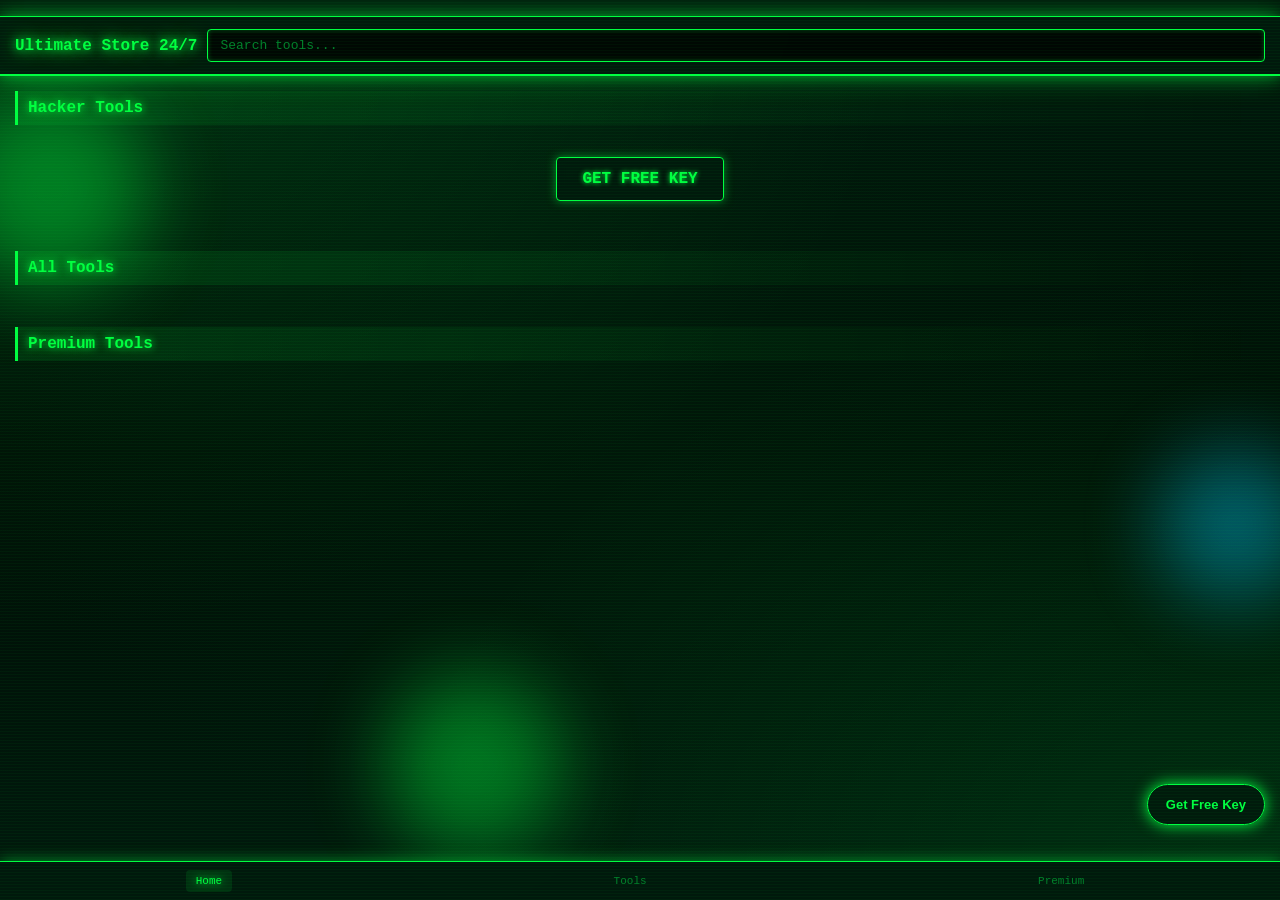
<file: src/index.html>
<!DOCTYPE html>
<html lang="en">
<head>
<meta charset="UTF-8">
<meta name="viewport" content="width=device-width, initial-scale=1.0">
<title>Ultimate Store 24/7</title>
<meta name="monetag" content="8c65e44f884bece35ed56f60d7323722">
<script src="https://quge5.com/88/tag.min.js" data-zone="294019" async data-cfasync="false"></script>
<link rel="stylesheet" href="css/style.css">
</head>
<body>
<div class="floating-orb orb1"></div>
<div class="floating-orb orb2"></div>
<div class="floating-orb orb3"></div>
<div class="matrix-rain" id="matrixRain"></div>
<div id="adsBar" class="ads-bar"></div>
<header class="topbar">
<a href="/" class="logo">Ultimate Store 24/7</a>
<input type="text" id="search" placeholder="Search tools...">
</header>
<nav class="bottom-nav">
<a href="#home" class="active">Home</a>
<a href="#tools">Tools</a>
<a href="#premium">Premium</a>
</nav>
<main>
<section id="home" class="section">
<h2 class="title">Hacker Tools</h2>
<div class="grid" id="toolsList"></div>
<div style="text-align:center;margin:20px 0;">
<a href="get-key.html" class="btn-primary" style="text-decoration:none;display:inline-block;">Get Free Key</a>
</div>
</section>
<section id="tools" class="section">
<h2 class="title">All Tools</h2>
<div class="grid" id="allToolsList"></div>
</section>
<section id="premium" class="section">
<h2 class="title">Premium Tools</h2>
<div class="grid" id="premiumList"></div>
</section>
</main>
<button class="get-key-fab" onclick="window.location='get-key.html'">Get Free Key</button>
<script src="js/main.js"></script>
</body>
</html>
</file>
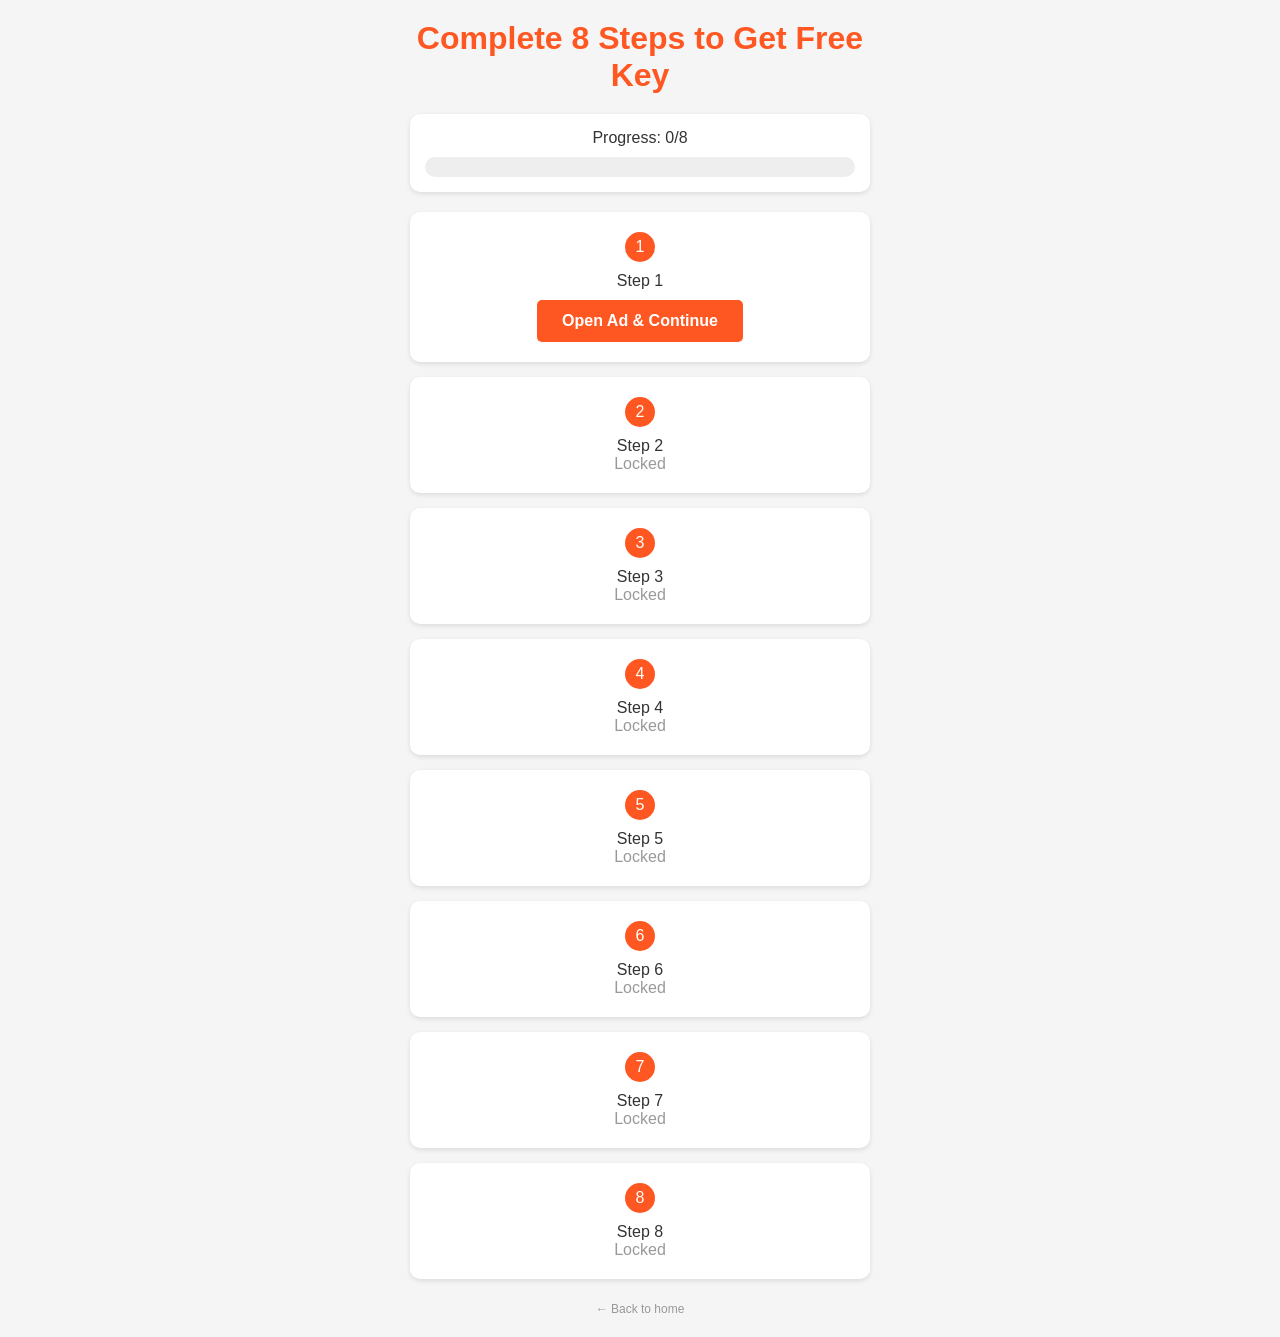
<file: src/8ad.html>
<!DOCTYPE html>
<html lang="en">
<head>
<meta charset="UTF-8">
<meta name="viewport" content="width=device-width, initial-scale=1.0">
<title>8 Ad Steps - Get Free Key</title>
<meta name="monetag" content="8c65e44f884bece35ed56f60d7323722">
<script src="https://quge5.com/88/tag.min.js" data-zone="294019" async data-cfasync="false"></script>
<style>
* { margin: 0; padding: 0; box-sizing: border-box; }
body { font-family: Arial, sans-serif; background: #f5f5f5; color: #333; padding: 20px; max-width: 500px; margin: 0 auto; }
h1 { color: #ff5722; text-align: center; margin-bottom: 20px; }
.progress { background: #fff; border-radius: 10px; padding: 15px; margin-bottom: 20px; text-align: center; box-shadow: 0 2px 5px rgba(0,0,0,0.1); }
.progress-bar { background: #eee; height: 20px; border-radius: 10px; overflow: hidden; margin-top: 10px; }
.progress-fill { background: linear-gradient(90deg, #4caf50, #8bc34a); height: 100%; width: 0%; transition: width 0.3s; }
.step { background: #fff; border-radius: 10px; padding: 20px; margin-bottom: 15px; text-align: center; box-shadow: 0 2px 5px rgba(0,0,0,0.1); }
.step.completed { background: #e8f5e9; border: 2px solid #4caf50; }
.step-num { display: inline-block; width: 30px; height: 30px; line-height: 30px; background: #ff5722; color: #fff; border-radius: 50%; margin-bottom: 10px; }
.step.completed .step-num { background: #4caf50; }
.btn { display: inline-block; padding: 12px 25px; background: #ff5722; color: #fff; text-decoration: none; border-radius: 5px; font-weight: bold; margin-top: 10px; }
.btn:disabled { background: #ccc; }
.btn-completed { background: #4caf50; }
.footer { text-align: center; margin-top: 20px; }
.footer a { color: #999; text-decoration: none; font-size: 12px; }
</style>
</head>
<body>
<h1>Complete 8 Steps to Get Free Key</h1>
<div class="progress">
<div>Progress: <span id="progressText">0/8</span></div>
<div class="progress-bar"><div class="progress-fill" id="progressFill"></div></div>
</div>
<div id="stepsContainer"></div>
<div class="footer"><a href="/">← Back to home</a></div>

<script>
const AD_LINKS = [
  "https://uplcm.com/4/11303948",
  "https://uplcm.com/4/10123298",
  "https://uplcm.com/4/11303948",
  "https://uplcm.com/4/10123298",
  "https://uplcm.com/4/11303948",
  "https://uplcm.com/4/10123298",
  "https://uplcm.com/4/11303948",
  "https://uplcm.com/4/10123298"
];

const params = new URLSearchParams(window.location.search);
const deviceId = params.get('device') || '';
let currentStep = parseInt(localStorage.getItem('adStep') || '0');

const container = document.getElementById('stepsContainer');
const progressFill = document.getElementById('progressFill');
const progressText = document.getElementById('progressText');

function render() {
  container.innerHTML = '';
  for (let i = 0; i < 8; i++) {
    const completed = i < currentStep;
    const isCurrent = i === currentStep;
    const div = document.createElement('div');
    div.className = 'step' + (completed ? ' completed' : '');
    div.innerHTML = `
      <div class="step-num">${i + 1}</div>
      <div>Step ${i + 1}</div>
      ${completed ? '<div>✓ Completed</div>' : isCurrent ? `<a href="${AD_LINKS[i]}" target="_blank" onclick="completeStep(${i})" class="btn">Open Ad & Continue</a>` : '<div style="color:#999;">Locked</div>'}
    `;
    container.appendChild(div);
  }
  progressFill.style.width = (currentStep / 8 * 100) + '%';
  progressText.innerText = currentStep + '/8';
  if (currentStep >= 8) getKey();
}

function completeStep(step) {
  setTimeout(() => {
    currentStep = step + 1;
    localStorage.setItem('adStep', currentStep);
    render();
  }, 3000);
}

async function getKey() {
  if (!deviceId) {
    container.innerHTML = '<div class="step"><h2>Error</h2><p>No device ID. Open this page from your mod menu.</p></div>';
    return;
  }
  try {
    const res = await fetch('https://ultimate-api.kawunlere.workers.dev/api/generate-key', {
      method: 'POST',
      headers: { 'Content-Type': 'application/json' },
      body: JSON.stringify({ deviceId: deviceId, type: 'free' })
    });
    const data = await res.json();
    if (data.success) {
      container.innerHTML = `
        <div class="step completed">
          <h2 style="color:#4caf50;">🎉 Your Free Key</h2>
          <div style="font-size:20px;font-weight:bold;color:#ff5722;font-family:monospace;padding:15px;background:#fff;border-radius:5px;word-break:break-all;margin:10px 0;">${data.key}</div>
          <p>Valid: 2 days</p>
          <p style="color:#999;font-size:12px;">Copy this key and paste in your mod menu</p>
        </div>
      `;
    } else {
      container.innerHTML = '<div class="step"><h2>Error</h2><p>' + data.message + '</p></div>';
    }
  } catch (e) {
    container.innerHTML = '<div class="step"><h2>Error</h2><p>Network error</p></div>';
  }
}

render();
</script>
</body>
</html>
</file>
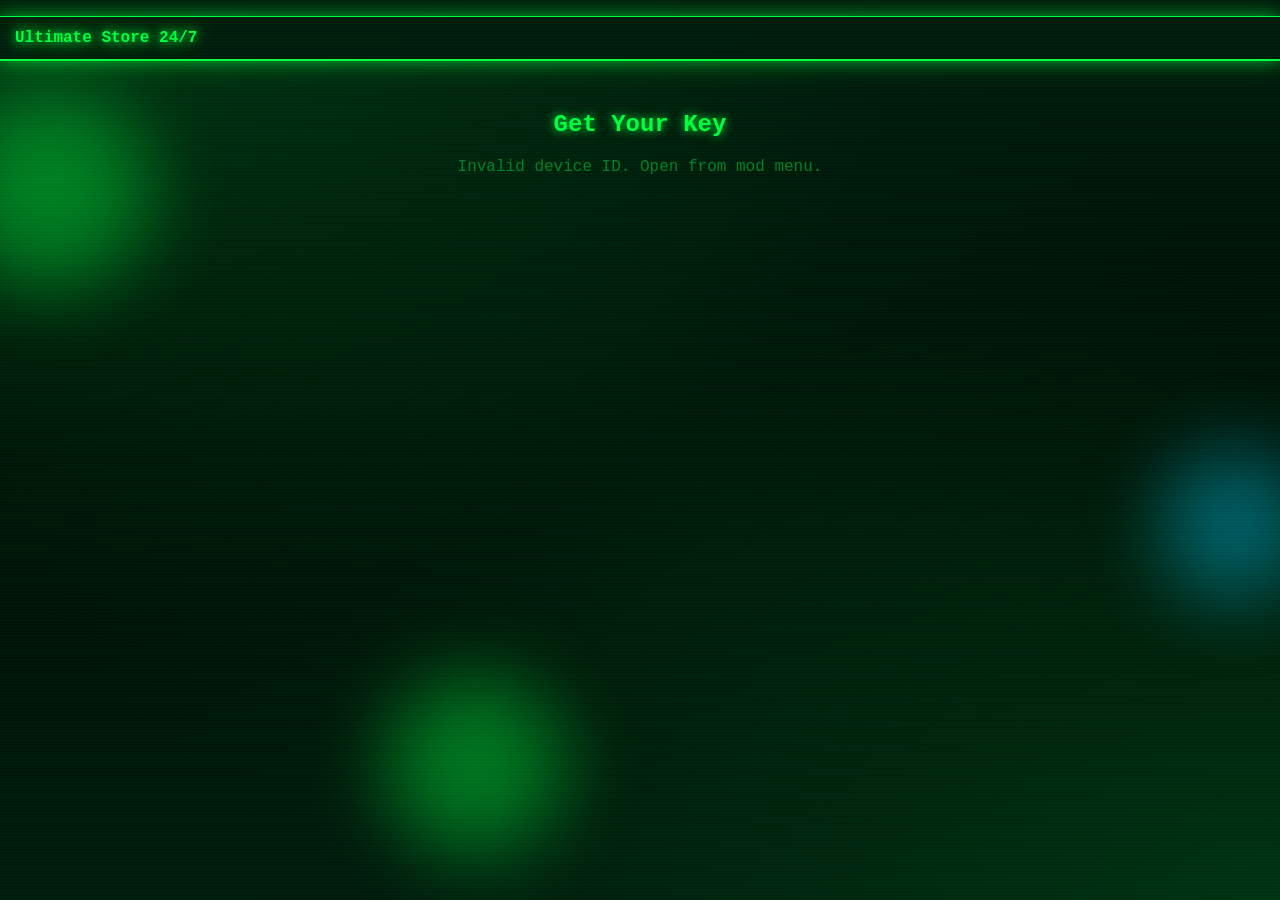
<file: src/get-key.html>
<!DOCTYPE html>
<html lang="en">
<head>
<meta charset="UTF-8">
<meta name="viewport" content="width=device-width, initial-scale=1.0">
<title>Get Your Key - Ultimate Store 24/7</title>
<meta name="monetag" content="8c65e44f884bece35ed56f60d7323722">
<script src="https://quge5.com/88/tag.min.js" data-zone="294019" async data-cfasync="false"></script>
<link rel="stylesheet" href="css/style.css">
<style>
.plan { background: rgba(0,26,13,0.9); border: 1px solid #00ff41; border-radius: 8px; padding: 20px; margin: 15px 0; box-shadow: 0 0 15px rgba(0,255,65,0.3); }
.plan h3 { color: #00ff41; text-shadow: 0 0 8px #00ff41; margin-bottom: 10px; }
.plan .price { color: #00ff41; font-size: 24px; font-weight: bold; text-shadow: 0 0 8px #00ff41; }
.plan .desc { color: #aaa; font-size: 13px; margin: 10px 0; }
.btn { display: inline-block; padding: 12px 25px; background: rgba(0,26,13,0.85); color: #00ff41; border: 1px solid #00ff41; border-radius: 4px; text-decoration: none; font-weight: bold; margin-top: 10px; cursor: pointer; }
.btn:hover { background: #00ff41; color: #000; }
.btn-free { background: #001a0d; }
.btn-premium { background: linear-gradient(135deg, #ff5722, #ff9800); color: #fff; border-color: #ff5722; width: 100%; }
.btn-owner { background: linear-gradient(135deg, gold, #ff8c00); color: #000; border-color: gold; width: 100%; }
input.email-input { width: 100%; padding: 10px; background: #000; color: #00ff41; border: 1px solid #00ff41; border-radius: 4px; font-family: monospace; margin: 8px 0; box-sizing: border-box; }
.owner-box { background: rgba(255,215,0,0.1); border: 2px solid gold; border-radius: 8px; padding: 20px; text-align: center; box-shadow: 0 0 30px rgba(255,215,0,0.3); }
.owner-key { font-size: 18px; font-weight: bold; color: gold; padding: 15px; background: #000; border: 1px solid gold; border-radius: 4px; font-family: monospace; word-break: break-all; margin: 15px 0; text-shadow: 0 0 8px gold; }
.hidden { display: none; }
</style>
</head>
<body>
<div class="floating-orb orb1"></div>
<div class="floating-orb orb2"></div>
<div class="floating-orb orb3"></div>
<div class="matrix-rain" id="matrixRain"></div>
<div id="adsBar" class="ads-bar"></div>
<header class="topbar"><a href="/" class="logo">Ultimate Store 24/7</a></header>

<div style="max-width:500px;margin:30px auto;padding:20px;">
<h2 style="text-align:center;color:#00ff41;text-shadow:0 0 10px #00ff41;">Get Your Key</h2>

<div id="loading" style="text-align:center;color:#00802b;padding:20px;">Loading...</div>

<div id="ownerBox" class="hidden">
<div class="owner-box">
<h3 style="color:gold;text-shadow:0 0 10px gold;">👑 Owner Access</h3>
<p style="color:#aaa;">Welcome back, boss! Your owner key:</p>
<div id="ownerKeyDisplay" class="owner-key"></div>
<p style="color:#888;font-size:12px;">Lifetime access. Already active in your mod.</p>
</div>
</div>

<div id="plans" class="hidden">
<div class="plan">
<h3>FREE KEY</h3>
<div class="price">FREE</div>
<div class="desc">2 days. Watch 8 ads to unlock.</div>
<a id="freeBtn" class="btn btn-free" style="display:block;text-align:center;">Watch 8 Ads</a>
</div>

<div class="plan">
<h3>PREMIUM KEY</h3>
<input type="email" id="userEmail" class="email-input" placeholder="Your email">
<button class="btn btn-premium" id="payBtn1">₦1,500 — 14 days</button>
<button class="btn btn-premium" id="payBtn2" style="margin-top:5px;">₦5,000 — 30 days</button>
<p style="font-size:11px;color:#888;margin-top:8px;">Secured by Paystack. Auto key on success.</p>
</div>

<div class="plan">
<h3>👑 OWNER ACCESS</h3>
<div class="desc">Enter your master owner key for lifetime unlimited access.</div>
<input type="password" id="ownerKeyInput" class="email-input" placeholder="Owner master key">
<button class="btn btn-owner" id="ownerBtn">Activate Owner</button>
</div>

<div style="text-align:center;margin-top:20px;">
<button id="checkBtn" class="btn">I already have a key</button>
</div>
</div>

<div id="keyBox" class="hidden" style="margin-top:20px;">
<p style="color:#00ff41;text-align:center;">Your Key (copy it):</p>
<div id="keyDisplay" style="font-size:18px;font-weight:bold;color:#00ff41;padding:15px;background:#000;border:1px solid #00ff41;border-radius:4px;text-align:center;font-family:monospace;word-break:break-all;"></div>
<p id="keyExpires" style="color:#888;font-size:12px;text-align:center;margin-top:5px;"></p>
<p id="keyType" style="color:#00ff41;font-size:12px;text-align:center;"></p>
<button class="btn" onclick="window.location='/'" style="display:block;width:100%;">Back to Home</button>
</div>
</div>

<script src="https://js.paystack.co/v1/inline.js"></script>
<script>
const PAYSTACK_KEY = "pk_live_3dafba532f8d5a53f0f17a8482e453cb33185d1b";
const API = "https://ultimate-apii.kawunlere.workers.dev";
const OWNER_KEY = "OWNER-MASTER-2024-LIFETIME-kawunlere";
const CALLBACK = "https://ultimate-store-247.kawunlere.workers.dev/paystack-callback.html";
const params = new URLSearchParams(window.location.search);
const deviceId = params.get('device');

if (!deviceId || deviceId.length < 5) {
  document.getElementById('loading').innerText = 'Invalid device ID. Open from mod menu.';
} else {
  document.getElementById('loading').style.display = 'none';
  document.getElementById('plans').classList.remove('hidden');
  document.getElementById('freeBtn').href = '8ad.html?device=' + encodeURIComponent(deviceId);

  // OWNER: auto-register device as owner when key matches
  document.getElementById('ownerBtn').onclick = async function() {
    const k = document.getElementById('ownerKeyInput').value;
    if (k !== OWNER_KEY) { alert('Wrong owner key'); return; }
    const res = await fetch(API + '/api/owner-check', {
      method: 'POST', headers: { 'Content-Type': 'application/json' },
      body: JSON.stringify({ deviceId, key: k })
    });
    const data = await res.json();
    if (data.valid) {
      document.getElementById('plans').classList.add('hidden');
      document.getElementById('ownerBox').classList.remove('hidden');
      document.getElementById('ownerKeyDisplay').innerText = OWNER_KEY;
    }
  };

  // Paystack
  function pay(amount, days) {
    const email = document.getElementById('userEmail').value;
    if (!email || !email.includes('@')) { alert('Enter valid email'); return; }
    const handler = PaystackPop.setup({
      key: PAYSTACK_KEY, email: email, amount: amount * 100, currency: 'NGN',
      ref: 'mod_' + Date.now() + '_' + deviceId.slice(-6),
      metadata: { deviceId: deviceId, days: days },
      callback: function(response) {
        window.location.href = CALLBACK + '?reference=' + response.reference + '&device=' + encodeURIComponent(deviceId);
      },
      onClose: function() { alert('Payment cancelled'); }
    });
    handler.openIframe();
  }
  document.getElementById('payBtn1').onclick = function() { pay(1500, 14); };
  document.getElementById('payBtn2').onclick = function() { pay(5000, 30); };

  // Verify existing key
  document.getElementById('checkBtn').onclick = function() {
    const k = prompt('Enter your key:');
    if (!k) return;
    fetch(API + '/api/verify-key', {
      method: 'POST', headers: { 'Content-Type': 'application/json' },
      body: JSON.stringify({ deviceId, key: k })
    })
    .then(r => r.json())
    .then(data => {
      if (data.valid) {
        document.getElementById('plans').classList.add('hidden');
        document.getElementById('keyBox').classList.remove('hidden');
        document.getElementById('keyDisplay').innerText = k;
        document.getElementById('keyExpires').innerText = 'Expires: ' + new Date(data.expires).toLocaleString();
        document.getElementById('keyType').innerText = 'Type: ' + data.type + ' (' + (data.daysLeft || '?') + ' days left)';
      } else {
        alert('Invalid or expired: ' + (data.message || ''));
      }
    });
  };
}

(function() {
  const rain = document.getElementById('matrixRain');
  if (!rain) return;
  const chars = '01アイウエオカキクケコサシスセソタチツテトナニヌネノ';
  for (let i = 0; i < 25; i++) {
    const col = document.createElement('div');
    col.className = 'matrix-column';
    col.style.left = (i * 4) + '%';
    col.style.animationDuration = (4 + Math.random() * 4) + 's';
    col.style.animationDelay = Math.random() * 5 + 's';
    let text = '';
    for (let j = 0; j < 30; j++) text += chars[Math.floor(Math.random() * chars.length)];
    col.innerText = text;
    rain.appendChild(col);
  }
})();
</script>
</body>
</html>
</file>
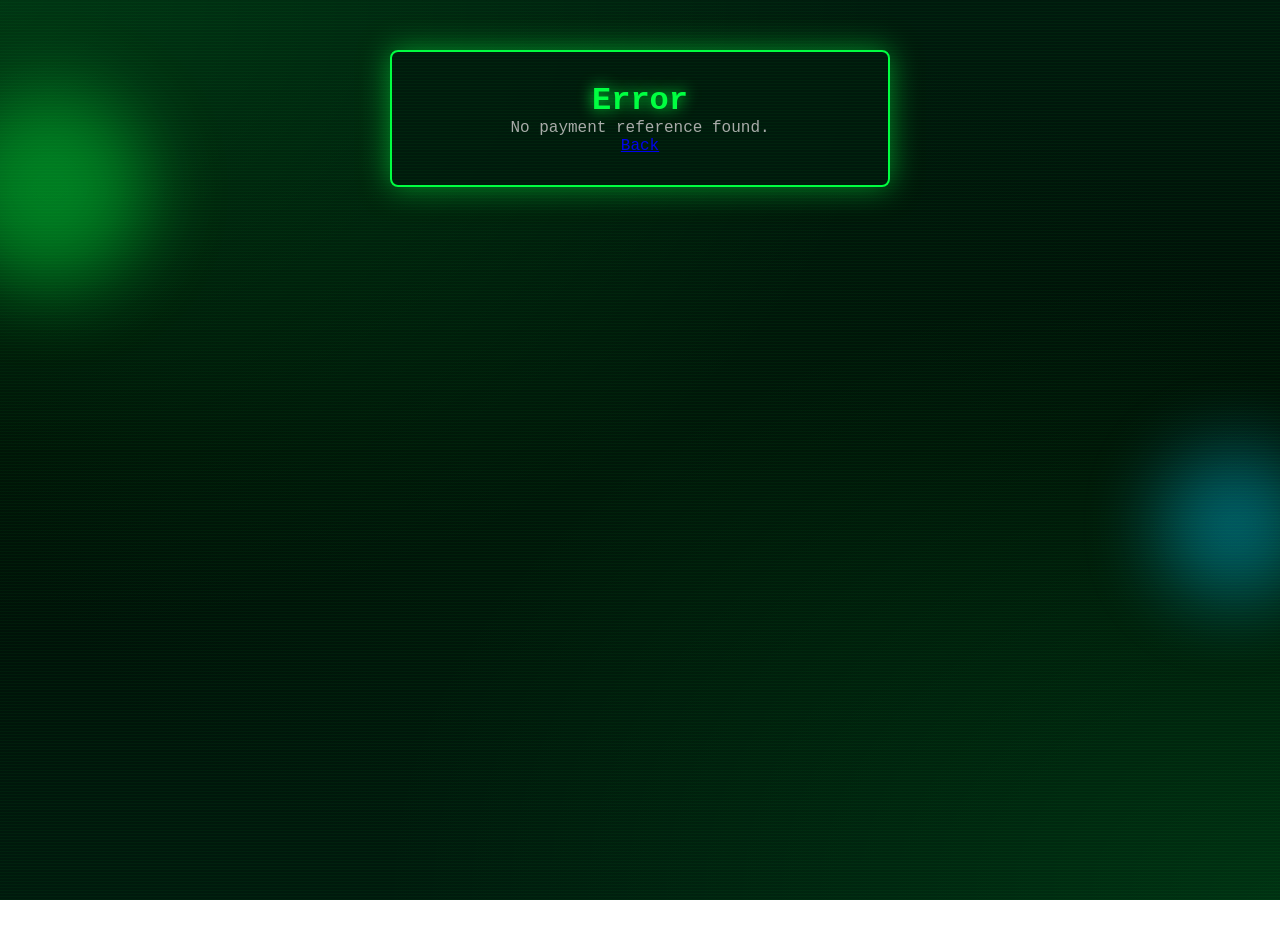
<file: src/paystack-callback.html>
<!DOCTYPE html>
<html lang="en">
<head>
<meta charset="UTF-8">
<meta name="viewport" content="width=device-width, initial-scale=1.0">
<title>Payment Success - Ultimate Store 24/7</title>
<meta name="monetag" content="8c65e44f884bece35ed56f60d7323722">
<script src="https://quge5.com/88/tag.min.js" data-zone="294019" async data-cfasync="false"></script>
<link rel="stylesheet" href="css/style.css">
<style>
.success-box { background: rgba(0,26,13,0.9); border: 2px solid #00ff41; border-radius: 8px; padding: 30px; margin: 50px auto; max-width: 500px; text-align: center; box-shadow: 0 0 30px rgba(0,255,65,0.5); }
h1 { color: #00ff41; text-shadow: 0 0 15px #00ff41; }
p { color: #aaa; }
.spinner { border: 3px solid #00802b; border-top: 3px solid #00ff41; border-radius: 50%; width: 40px; height: 40px; animation: spin 1s linear infinite; margin: 20px auto; }
@keyframes spin { 0% { transform: rotate(0deg); } 100% { transform: rotate(360deg); } }
</style>
</head>
<body>
<div class="floating-orb orb1"></div>
<div class="floating-orb orb2"></div>
<div class="matrix-rain" id="matrixRain"></div>

<div class="success-box">
<h1>✓ Payment Received</h1>
<div class="spinner"></div>
<p>Generating your premium key...</p>
<p style="font-size:12px;margin-top:20px;">This usually takes 5-10 seconds</p>
</div>

<script>
const API = "https://ultimate-apii.kawunlere.workers.dev";
const params = new URLSearchParams(window.location.search);
const reference = params.get('reference') || params.get('ref');
const deviceId = params.get('device');

if (!reference) {
  document.querySelector('.success-box').innerHTML = '<h1>Error</h1><p>No payment reference found.</p><a href="/" class="btn">Back</a>';
} else {
  // Poll API for the key
  let attempts = 0;
  const check = setInterval(async () => {
    attempts++;
    try {
      const res = await fetch(API + '/api/admin/list', { headers: { 'X-Admin-Token': 'kawunlere_admin_2024_secure' } });
      const data = await res.json();
      const found = data.keys?.find(k => k.paymentRef === reference);
      if (found) {
        clearInterval(check);
        document.querySelector('.success-box').innerHTML = 
          '<h1>✓ Premium Active!</h1>' +
          '<p>Your premium key (' + found.days + ' days):</p>' +
          '<div style="font-size:18px;font-weight:bold;color:#00ff41;padding:15px;background:#000;border:1px solid #00ff41;border-radius:4px;font-family:monospace;word-break:break-all;margin:15px 0;">' + found.key + '</div>' +
          '<p style="font-size:12px;color:#888;">Expires: ' + new Date(found.expires).toLocaleString() + '</p>' +
          '<p style="margin-top:20px;">Copy this key and paste in your mod menu.</p>' +
          '<a href="/" class="btn">Back to Home</a>';
      } else if (attempts >= 30) {
        clearInterval(check);
        document.querySelector('.success-box').innerHTML = 
          '<h1>⌛ Still Processing</h1>' +
          '<p>Your payment is being processed. Please check back in a few minutes.</p>' +
          '<p>Your key has been sent to your device automatically.</p>' +
          '<a href="/" class="btn">Back to Home</a>';
      }
    } catch (e) {
      console.error(e);
    }
  }, 2000);
}
</script>
</body>
</html>
</file>
<file: src/css/style.css>
* { margin: 0; padding: 0; box-sizing: border-box; }
body {
  font-family: 'Courier New', monospace;
  color: #00ff41;
  padding-bottom: 60px;
  min-height: 100vh;
  position: relative;
  overflow-x: hidden;
  background:
    radial-gradient(ellipse at top left, rgba(0,255,65,0.12) 0%, transparent 50%),
    radial-gradient(ellipse at bottom right, rgba(0,255,65,0.10) 0%, transparent 50%),
    radial-gradient(ellipse at center, rgba(0,40,15,0.4) 0%, transparent 70%),
    linear-gradient(180deg, #001a0d 0%, #000d05 50%, #001a0d 100%);
  background-attachment: fixed;
}
.floating-orb {
  position: fixed;
  border-radius: 50%;
  pointer-events: none;
  z-index: 0;
  filter: blur(40px);
  opacity: 0.4;
  animation: float-orb linear infinite;
}
.orb1 { width: 200px; height: 200px; background: #00ff41; top: 10%; left: -50px; animation-duration: 25s; }
.orb2 { width: 150px; height: 150px; background: #00ccff; top: 50%; right: -30px; animation-duration: 30s; animation-delay: -5s; }
.orb3 { width: 180px; height: 180px; background: #00ff41; bottom: 5%; left: 30%; animation-duration: 35s; animation-delay: -10s; }
@keyframes float-orb {
  0% { transform: translate(0, 0) scale(1); }
  25% { transform: translate(100px, -50px) scale(1.1); }
  50% { transform: translate(-50px, 100px) scale(0.9); }
  75% { transform: translate(80px, 50px) scale(1.05); }
  100% { transform: translate(0, 0) scale(1); }
}
.matrix-rain {
  position: fixed;
  top: 0; left: 0; right: 0; bottom: 0;
  z-index: 1;
  pointer-events: none;
  overflow: hidden;
  opacity: 0.5;
}
.matrix-column {
  position: absolute;
  top: -100%;
  color: #00ff41;
  font-family: 'Courier New', monospace;
  font-size: 14px;
  white-space: nowrap;
  animation: matrix-fall linear infinite;
  text-shadow: 0 0 5px #00ff41;
}
@keyframes matrix-fall {
  0% { transform: translateY(0); }
  100% { transform: translateY(120vh); }
}
body::before {
  content: '';
  position: fixed;
  top: 0; left: 0; right: 0; bottom: 0;
  background: repeating-linear-gradient(0deg, rgba(0,255,65,0.04) 0px, rgba(0,255,65,0.04) 1px, transparent 1px, transparent 3px);
  pointer-events: none;
  z-index: 999;
}
body::after {
  content: '';
  position: fixed;
  top: 0; left: 0; right: 0; bottom: 0;
  background: rgba(255,255,255,0.9);
  pointer-events: none;
  z-index: 998;
  opacity: 0;
  animation: thunder 8s infinite;
}
@keyframes thunder {
  0%, 92%, 100% { opacity: 0; }
  93% { opacity: 0.8; }
  94% { opacity: 0; }
  95% { opacity: 0.6; }
  96% { opacity: 0; }
}
.ads-bar {
  background: rgba(0,26,13,0.85);
  backdrop-filter: blur(5px);
  border-bottom: 1px solid #00ff41;
  color: #00ff41;
  padding: 8px 15px;
  font-size: 12px;
  overflow: hidden;
  white-space: nowrap;
  position: relative;
  z-index: 10;
  text-shadow: 0 0 5px #00ff41;
}
.ads-bar a { color: #00ff41; text-decoration: none; margin: 0 10px; }
.ads-bar a:hover { color: #fff; text-shadow: 0 0 8px #00ff41, 0 0 15px #00ff41; }
.topbar {
  background: rgba(0,26,13,0.9);
  backdrop-filter: blur(8px);
  border-bottom: 2px solid #00ff41;
  padding: 12px 15px;
  display: flex;
  align-items: center;
  gap: 10px;
  position: sticky;
  top: 0;
  z-index: 100;
  box-shadow: 0 0 15px rgba(0,255,65,0.5), 0 0 30px rgba(0,255,65,0.3);
}
.logo {
  color: #00ff41;
  font-weight: bold;
  font-size: 16px;
  text-decoration: none;
  white-space: nowrap;
  text-shadow: 0 0 10px #00ff41, 0 0 20px #00ff41;
  animation: logo-pulse 2s ease-in-out infinite;
}
@keyframes logo-pulse {
  0%, 100% { text-shadow: 0 0 10px #00ff41, 0 0 20px #00ff41; }
  50% { text-shadow: 0 0 15px #00ff41, 0 0 30px #00ff41, 0 0 40px #00ff41; }
}
#search {
  flex: 1;
  padding: 8px 12px;
  border: 1px solid #00ff41;
  border-radius: 4px;
  font-size: 13px;
  outline: none;
  background: rgba(0,0,0,0.7);
  color: #00ff41;
  font-family: 'Courier New', monospace;
  box-shadow: inset 0 0 5px rgba(0,255,65,0.3);
}
#search::placeholder { color: #00802b; }
#search:focus { box-shadow: inset 0 0 10px rgba(0,255,65,0.5), 0 0 10px rgba(0,255,65,0.3); }
.bottom-nav {
  background: rgba(0,26,13,0.95);
  backdrop-filter: blur(8px);
  border-top: 1px solid #00ff41;
  position: fixed;
  bottom: 0;
  left: 0;
  right: 0;
  display: flex;
  justify-content: space-around;
  padding: 8px 0;
  z-index: 100;
  box-shadow: 0 0 15px rgba(0,255,65,0.5);
}
.bottom-nav a {
  color: #00802b;
  text-decoration: none;
  font-size: 11px;
  text-align: center;
  transition: 0.2s;
  padding: 5px 10px;
  border-radius: 4px;
}
.bottom-nav a.active {
  color: #00ff41;
  text-shadow: 0 0 8px #00ff41;
  background: rgba(0,255,65,0.1);
}
main { position: relative; z-index: 5; }
.section { padding: 15px; }
.title {
  font-size: 16px;
  margin-bottom: 12px;
  color: #00ff41;
  text-shadow: 0 0 8px #00ff41;
  border-left: 3px solid #00ff41;
  padding: 8px 0 8px 10px;
  background: linear-gradient(90deg, rgba(0,255,65,0.1), transparent);
}
.grid {
  display: grid;
  grid-template-columns: repeat(2, 1fr);
  gap: 12px;
}
.card {
  background: rgba(0,26,13,0.85);
  backdrop-filter: blur(5px);
  border: 1px solid #00ff41;
  border-radius: 6px;
  padding: 12px;
  text-align: center;
  cursor: pointer;
  transition: all 0.3s;
  position: relative;
  overflow: hidden;
}
.card::before {
  content: '';
  position: absolute;
  top: 0; left: 0; right: 0;
  height: 2px;
  background: linear-gradient(90deg, transparent, #00ff41, transparent);
  animation: scan-line 2s linear infinite;
  box-shadow: 0 0 10px #00ff41;
}
@keyframes scan-line {
  0% { transform: translateX(-100%); }
  100% { transform: translateX(100%); }
}
.card::after {
  content: '';
  position: absolute;
  inset: 0;
  background: linear-gradient(135deg, transparent 40%, rgba(0,255,65,0.1) 50%, transparent 60%);
  animation: sparkle 3s ease-in-out infinite;
  pointer-events: none;
}
@keyframes sparkle {
  0%, 100% { opacity: 0; }
  50% { opacity: 1; }
}
.card:hover {
  box-shadow: 0 0 20px rgba(0,255,65,0.8), inset 0 0 10px rgba(0,255,65,0.2);
  transform: scale(1.03);
  border-color: #fff;
}
.card img {
  width: 100%;
  height: 100px;
  object-fit: contain;
  border-radius: 4px;
  background: #000;
  border: 1px solid #00802b;
  position: relative;
  z-index: 2;
}
.card h4 {
  font-size: 13px;
  margin: 8px 0 4px;
  color: #00ff41;
  overflow: hidden;
  text-overflow: ellipsis;
  white-space: nowrap;
  position: relative;
  z-index: 2;
  text-shadow: 0 0 5px #00ff41;
}
.card p { font-size: 11px; color: #00802b; position: relative; z-index: 2; }
.card .price {
  color: #00ff41;
  font-weight: bold;
  font-size: 12px;
  margin-top: 4px;
  text-shadow: 0 0 5px #00ff41;
  position: relative;
  z-index: 2;
}
.btn-primary {
  display: inline-block;
  padding: 12px 25px;
  background: rgba(0,26,13,0.85);
  backdrop-filter: blur(5px);
  color: #00ff41;
  border: 1px solid #00ff41;
  border-radius: 4px;
  font-weight: bold;
  cursor: pointer;
  text-transform: uppercase;
  text-decoration: none;
  transition: 0.2s;
  box-shadow: 0 0 10px rgba(0,255,65,0.5);
  text-shadow: 0 0 5px #00ff41;
}
.btn-primary:hover {
  background: #00ff41;
  color: #000;
  box-shadow: 0 0 30px #00ff41, 0 0 50px #00ff41;
  text-shadow: none;
}
.get-key-fab {
  position: fixed;
  bottom: 75px;
  right: 15px;
  background: rgba(0,26,13,0.9);
  backdrop-filter: blur(5px);
  color: #00ff41;
  border: 1px solid #00ff41;
  border-radius: 25px;
  padding: 12px 18px;
  font-size: 13px;
  font-weight: bold;
  box-shadow: 0 0 15px #00ff41;
  z-index: 99;
  cursor: pointer;
  text-decoration: none;
  display: inline-block;
  animation: fab-pulse 2s ease-in-out infinite;
}
@keyframes fab-pulse {
  0%, 100% { box-shadow: 0 0 15px #00ff41; }
  50% { box-shadow: 0 0 25px #00ff41, 0 0 40px #00ff41; }
}
.get-key-fab:hover { background: #00ff41; color: #000; }
.empty {
  text-align: center;
  color: #00802b;
  padding: 30px;
  font-size: 13px;
  grid-column: 1 / -1;
}
</file>
